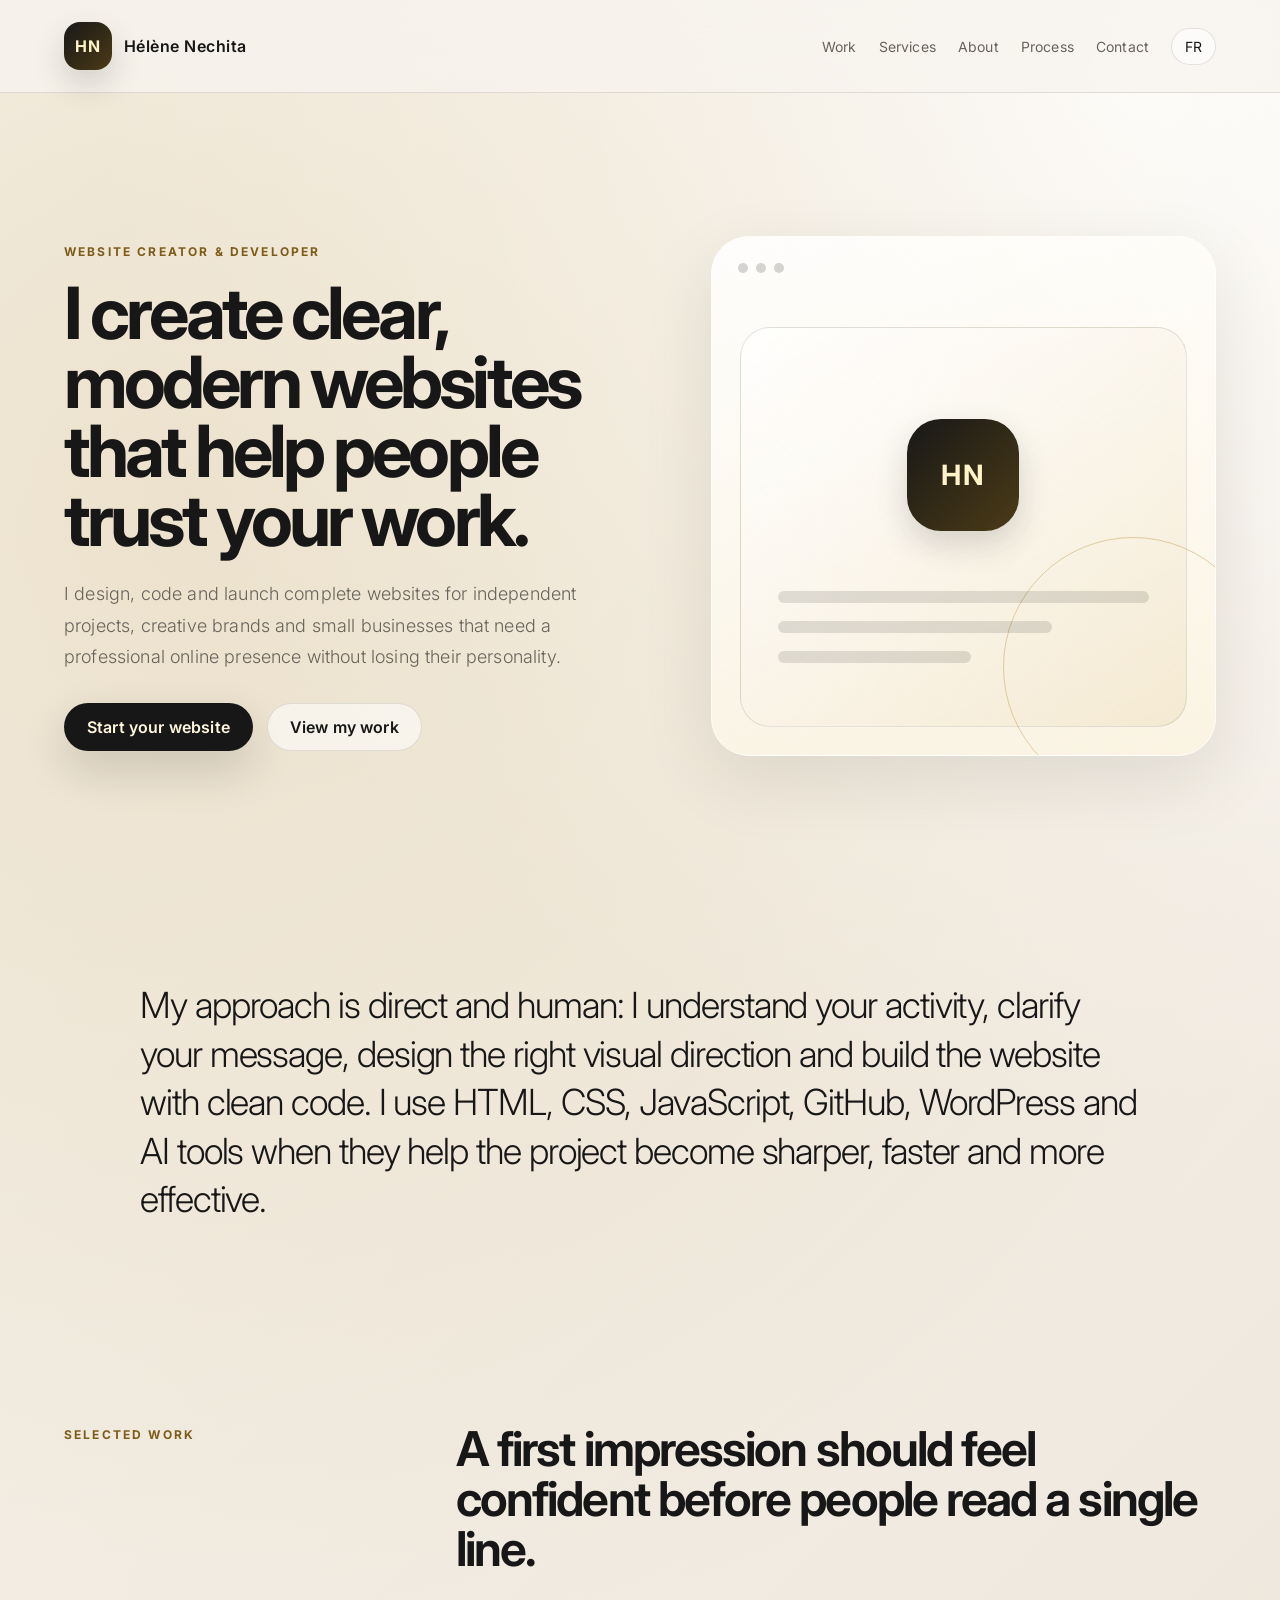
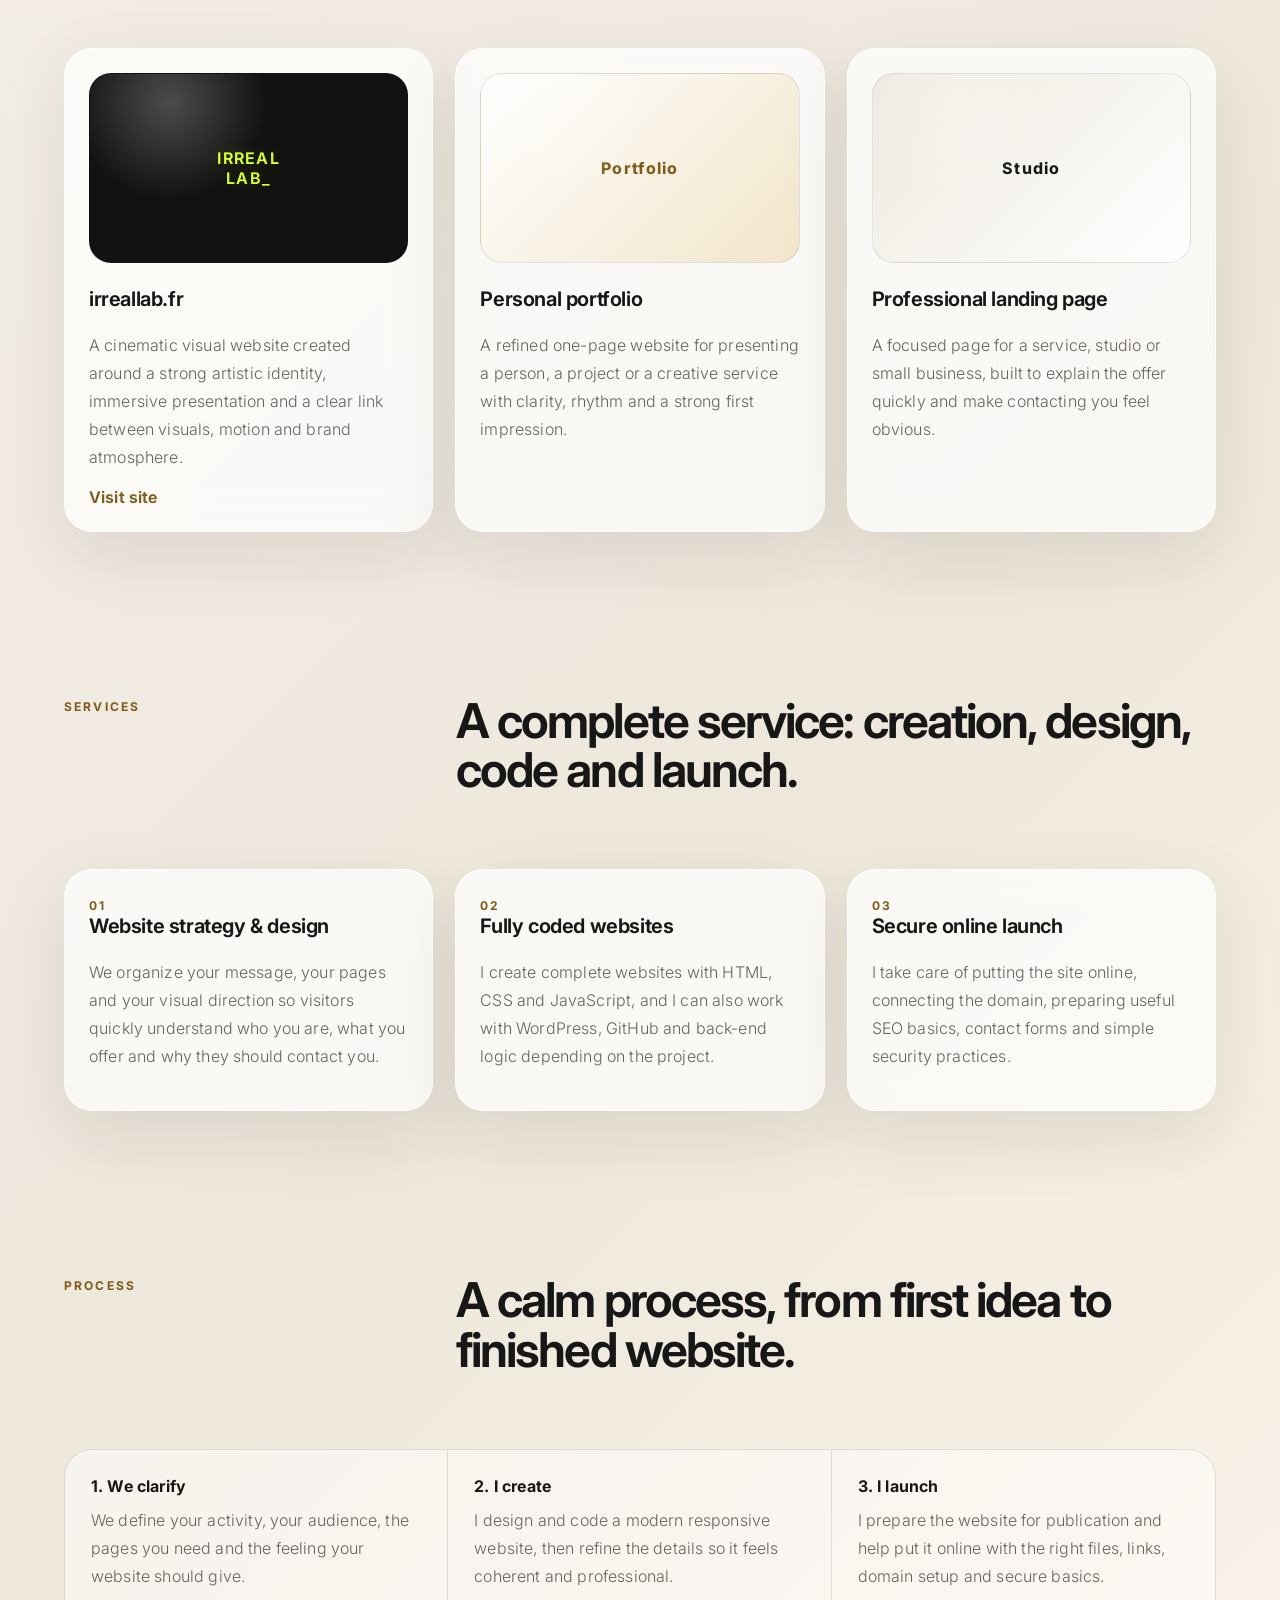
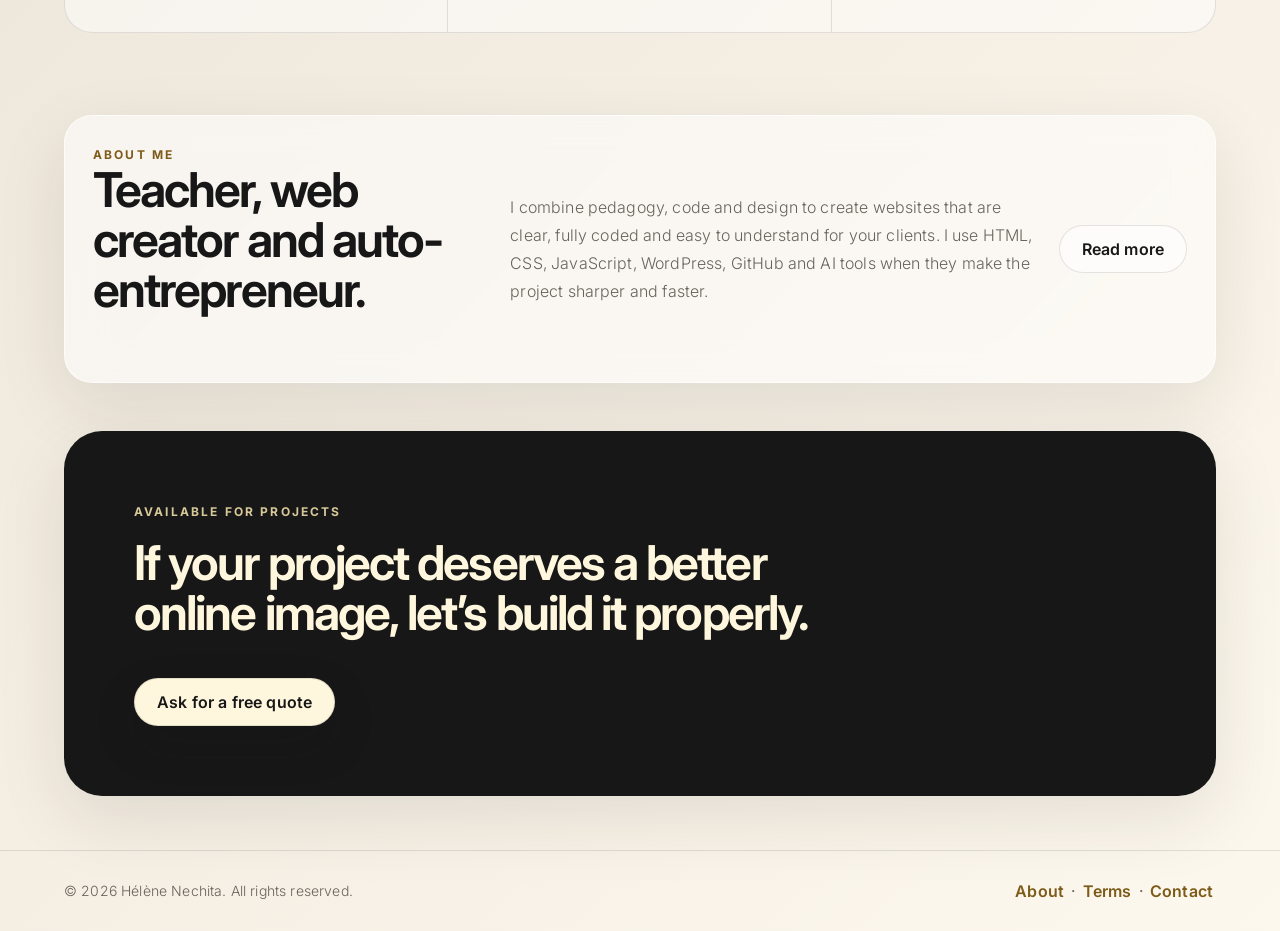
<file: index.html>
<!DOCTYPE html>
<html lang="en">
<head>
  <meta charset="UTF-8" />
  <meta name="viewport" content="width=device-width, initial-scale=1.0" />
  <title>HN — Website Creator & Developer</title>
  <meta name="description" content="Hélène Nechita creates modern responsive websites for creative brands, independent projects and small businesses." />
  <meta property="og:title" content="HN — Website Creator & Developer" />
  <meta property="og:description" content="Modern responsive websites by Hélène Nechita for creative brands, portfolios and small businesses." />
  <meta property="og:type" content="website" />
  <link rel="preconnect" href="https://fonts.googleapis.com">
  <link rel="preconnect" href="https://fonts.gstatic.com" crossorigin>
  <link href="https://fonts.googleapis.com/css2?family=Inter:wght@300;400;500;600;700;800&display=swap" rel="stylesheet">
  <link rel="icon" type="image/svg+xml" href="assets/favicon.svg" />
  <link rel="stylesheet" href="style.css" />
</head>
<body>
  <div class="cursor-dot" aria-hidden="true"></div>
  <div class="cursor-ring" aria-hidden="true"></div>

  <header class="site-header">
    <a class="brand magnetic" href="index.html" aria-label="HN home">
      <span class="brand-mark">HN</span>
      <span class="brand-text">Hélène Nechita</span>
    </a>
    <nav class="main-nav" aria-label="Main navigation">
      <a href="#work" data-i18n="navWork">Work</a>
      <a href="#services" data-i18n="navServices">Services</a>
      <a href="about.html" data-i18n="navAbout">About</a>
      <a href="#process" data-i18n="navProcess">Process</a>
      <a href="contact.html" data-i18n="navContact">Contact</a>
      <button class="lang-toggle magnetic" type="button" aria-label="Switch language">FR</button>
    </nav>
  </header>

  <main>
    <section class="hero section-grid">
      <div class="hero-content reveal">
        <p class="eyebrow" data-i18n="heroEyebrow">Website creator & front-end developer</p>
        <h1 data-i18n="heroTitle">I create clear, modern websites that help people trust your work.</h1>
        <p class="hero-copy" data-i18n="heroCopy">I build elegant, responsive websites for independent projects, creative brands and small businesses that need to look professional online without losing their personality.</p>
        <div class="hero-actions">
          <a class="btn primary magnetic" href="contact.html" data-i18n="heroCta">Start your website</a>
          <a class="btn ghost magnetic" href="#work" data-i18n="heroSecondary">View my work</a>
        </div>
      </div>
      <div class="hero-card reveal" aria-label="Portfolio preview">
        <div class="browser-top"><span></span><span></span><span></span></div>
        <div class="preview-logo">HN</div>
        <div class="preview-lines">
          <i></i><i></i><i></i>
        </div>
        <div class="preview-orbit"></div>
      </div>
    </section>

    <section class="section intro reveal">
      <p data-i18n="introText">My approach is simple: understand your activity, shape the right message, and turn it into a website that feels clean, serious and easy to use. I can keep the design minimal and professional, or bring in a more visual direction.</p>
    </section>

    <section class="section" id="work">
      <div class="section-heading reveal">
        <p class="eyebrow" data-i18n="workEyebrow">Selected work</p>
        <h2 data-i18n="workTitle">A first impression should feel confident before people read a single line.</h2>
      </div>
      <div class="work-grid">
        <article class="work-card reveal">
          <a class="work-visual irreallab magnetic" href="https://www.irreallab.fr" target="_blank" rel="noreferrer" aria-label="Visit irreallab.fr">IRREAL<br>LAB_</a>
          <h3>irreallab.fr</h3>
          <p data-i18n="workOne">A cinematic visual website created around a strong artistic identity, immersive presentation and a clear link between visuals, motion and brand atmosphere.</p>
          <a href="https://www.irreallab.fr" target="_blank" rel="noreferrer" data-i18n="visitSite">Visit site</a>
        </article>
        <article class="work-card reveal">
          <div class="work-visual light">Portfolio</div>
          <h3 data-i18n="workTwoTitle">Creator portfolio</h3>
          <p data-i18n="workTwo">A refined one-page website for a personal brand, built to present work, services and contact clearly.</p>
        </article>
        <article class="work-card reveal">
          <div class="work-visual shop">Studio</div>
          <h3 data-i18n="workThreeTitle">Business landing page</h3>
          <p data-i18n="workThree">A responsive landing page for a service, product or studio, focused on trust, conversion and clarity.</p>
        </article>
      </div>
    </section>

    <section class="section" id="services">
      <div class="section-heading reveal">
        <p class="eyebrow" data-i18n="servicesEyebrow">Services</p>
        <h2 data-i18n="servicesTitle">Everything you need to go from idea to a real online presence.</h2>
      </div>
      <div class="services-grid">
        <div class="service-card reveal"><span>01</span><h3 data-i18n="serviceOneTitle">Website design</h3><p data-i18n="serviceOne">Visual direction, structure, sections, typography and responsive layout.</p></div>
        <div class="service-card reveal"><span>02</span><h3 data-i18n="serviceTwoTitle">Development</h3><p data-i18n="serviceTwo">Clean HTML, CSS and JavaScript files prepared for GitHub Pages.</p></div>
        <div class="service-card reveal"><span>03</span><h3 data-i18n="serviceThreeTitle">Full launch</h3><p data-i18n="serviceThree">I take care of the full website process: creation, design, development, secure setup and online launch.</p></div>
      </div>
    </section>

    <section class="section process" id="process">
      <div class="section-heading reveal">
        <p class="eyebrow" data-i18n="processEyebrow">Process</p>
        <h2 data-i18n="processTitle">From idea to online presence.</h2>
      </div>
      <div class="timeline reveal">
        <div><strong data-i18n="stepOneTitle">1. Direction</strong><p data-i18n="stepOne">We define the style, message and pages needed.</p></div>
        <div><strong data-i18n="stepTwoTitle">2. Creation</strong><p data-i18n="stepTwo">I build a modern responsive version of the website.</p></div>
        <div><strong data-i18n="stepThreeTitle">3. I launch</strong><p data-i18n="stepThree">I prepare and launch the secure website online, with the right files, links and domain setup.</p></div>
      </div>
    </section>

    <section class="section about-teaser reveal">
      <div>
        <p class="eyebrow" data-i18n="aboutTeaserEyebrow">About me</p>
        <h2 data-i18n="aboutTeaserTitle">Teacher, web creator and auto-entrepreneur.</h2>
      </div>
      <p data-i18n="aboutTeaserCopy">I combine pedagogy, code and design to create websites that are clear, fully coded and easy to understand for your clients. I use HTML, CSS, JavaScript, WordPress, GitHub and AI tools when they make the project sharper and faster.</p>
      <a class="btn ghost magnetic" href="about.html" data-i18n="aboutTeaserButton">Read more</a>
    </section>

    <section class="cta reveal">
      <p class="eyebrow" data-i18n="ctaEyebrow">Available for projects</p>
      <h2 data-i18n="ctaTitle">If your project deserves a better online image, let’s build it properly.</h2>
      <a class="btn primary magnetic" href="contact.html" data-i18n="ctaButton">Contact me</a>
    </section>
  </main>

  <footer class="site-footer">
    <p>© <span id="year"></span> Hélène Nechita. All rights reserved.</p>
    <span><a href="about.html" data-i18n="footerAbout">About</a> · <a href="terms.html" data-i18n="footerTerms">Terms</a> · <a href="contact.html" data-i18n="footerContact">Contact</a></span>
  </footer>

  <script src="script.js"></script>
</body>
</html>
</file>
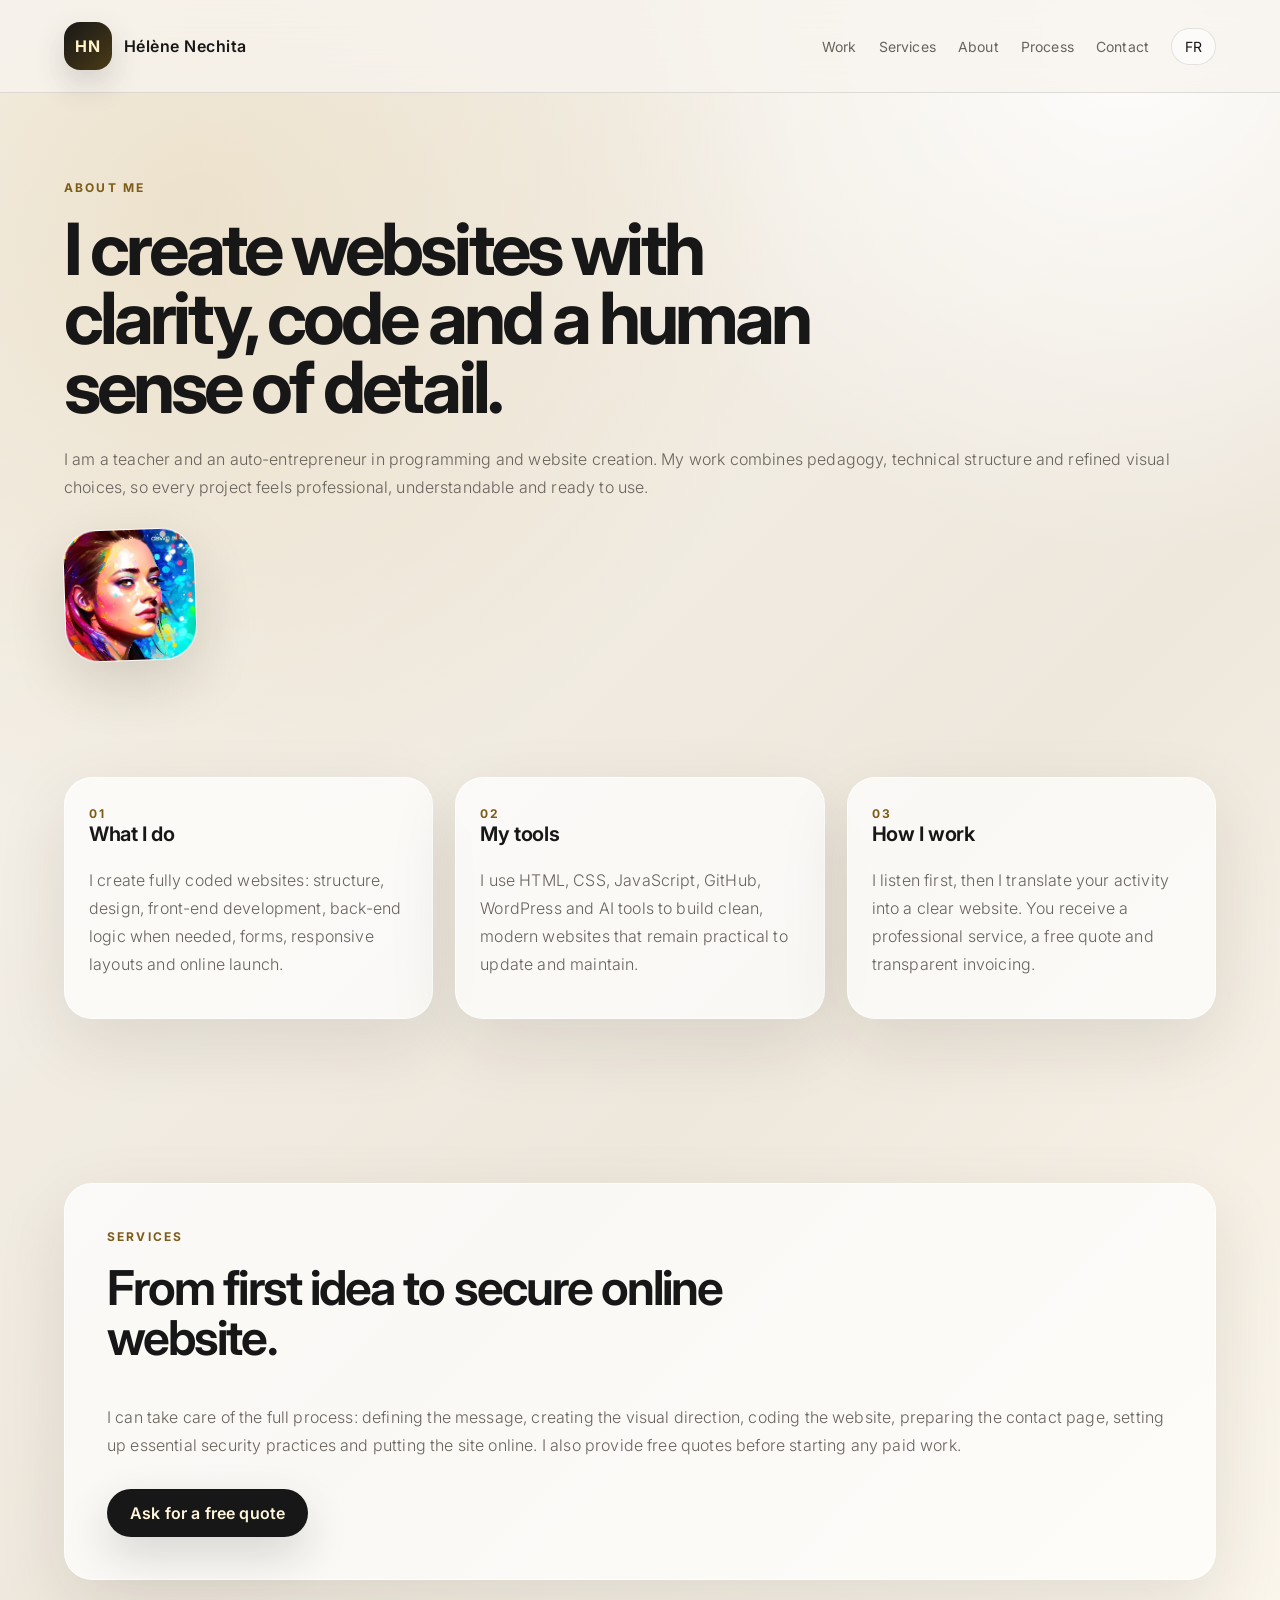
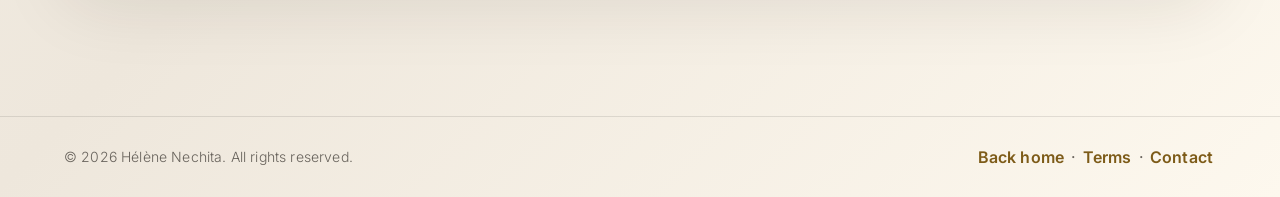
<file: about.html>
<!DOCTYPE html>
<html lang="en">
<head>
  <meta charset="UTF-8" />
  <meta name="viewport" content="width=device-width, initial-scale=1.0" />
  <link rel="preconnect" href="https://fonts.googleapis.com">
  <link rel="preconnect" href="https://fonts.gstatic.com" crossorigin>
  <link href="https://fonts.googleapis.com/css2?family=Inter:wght@300;400;500;600;700;800&display=swap" rel="stylesheet">
  <link rel="icon" type="image/svg+xml" href="assets/favicon.svg" />
  <link rel="stylesheet" href="style.css" />
  <title>About — Hélène Nechita</title>
  <meta name="description" content="About Hélène Nechita, teacher, auto-entrepreneur, website creator and developer." />
</head>
<body>
  <div class="cursor-dot" aria-hidden="true"></div>
  <div class="cursor-ring" aria-hidden="true"></div>
  <header class="site-header">
    <a class="brand magnetic" href="index.html" aria-label="HN home">
      <span class="brand-mark">HN</span>
      <span class="brand-text">Hélène Nechita</span>
    </a>
    <nav class="main-nav" aria-label="Main navigation">
      <a href="index.html#work" data-i18n="navWork">Work</a>
      <a href="index.html#services" data-i18n="navServices">Services</a>
      <a href="about.html" data-i18n="navAbout">About</a>
      <a href="index.html#process" data-i18n="navProcess">Process</a>
      <a href="contact.html" data-i18n="navContact">Contact</a>
      <button class="lang-toggle magnetic" type="button" aria-label="Switch language">FR</button>
    </nav>
  </header>
  <main>
    <section class="contact-hero reveal">
      <p class="eyebrow" data-i18n="aboutEyebrow">About me</p>
      <h1 data-i18n="aboutTitle">I create websites with clarity, code and a human sense of detail.</h1>
      <p data-i18n="aboutCopy">I am a teacher and an auto-entrepreneur in programming and website creation. My work combines pedagogy, technical structure and refined visual choices, so every project feels professional, understandable and ready to use.</p>
      <div class="about-photo-frame" aria-label="Portrait of Hélène Nechita">
        <img src="assets/profile-photo.jpg" alt="Portrait of Hélène Nechita" loading="lazy">
      </div>
    </section>
    <section class="section about-layout reveal">
      <article class="service-card">
        <span>01</span>
        <h3 data-i18n="aboutCardOneTitle">What I do</h3>
        <p data-i18n="aboutCardOne">I create fully coded websites: structure, design, front-end development, back-end logic when needed, forms, responsive layouts and online launch.</p>
      </article>
      <article class="service-card">
        <span>02</span>
        <h3 data-i18n="aboutCardTwoTitle">My tools</h3>
        <p data-i18n="aboutCardTwo">I use HTML, CSS, JavaScript, GitHub, WordPress and AI tools to build clean, modern websites that remain practical to update and maintain.</p>
      </article>
      <article class="service-card">
        <span>03</span>
        <h3 data-i18n="aboutCardThreeTitle">How I work</h3>
        <p data-i18n="aboutCardThree">I listen first, then I translate your activity into a clear website. You receive a professional service, a free quote and transparent invoicing.</p>
      </article>
    </section>
    <section class="section reveal">
      <div class="text-panel">
        <p class="eyebrow" data-i18n="aboutServicesEyebrow">Services</p>
        <h2 data-i18n="aboutServicesTitle">From first idea to secure online website.</h2>
        <p data-i18n="aboutServicesCopy">I can take care of the full process: defining the message, creating the visual direction, coding the website, preparing the contact page, setting up essential security practices and putting the site online. I also provide free quotes before starting any paid work.</p>
        <a class="btn primary magnetic" href="contact.html" data-i18n="aboutServicesButton">Ask for a free quote</a>
      </div>
    </section>
  </main>
  <footer class="site-footer">
    <p>© <span id="year"></span> Hélène Nechita. All rights reserved.</p>
    <span><a href="index.html" data-i18n="footerHome">Back home</a> · <a href="terms.html" data-i18n="footerTerms">Terms</a> · <a href="contact.html" data-i18n="footerContact">Contact</a></span>
  </footer>
  <script src="script.js"></script>
</body>
</html>
</file>
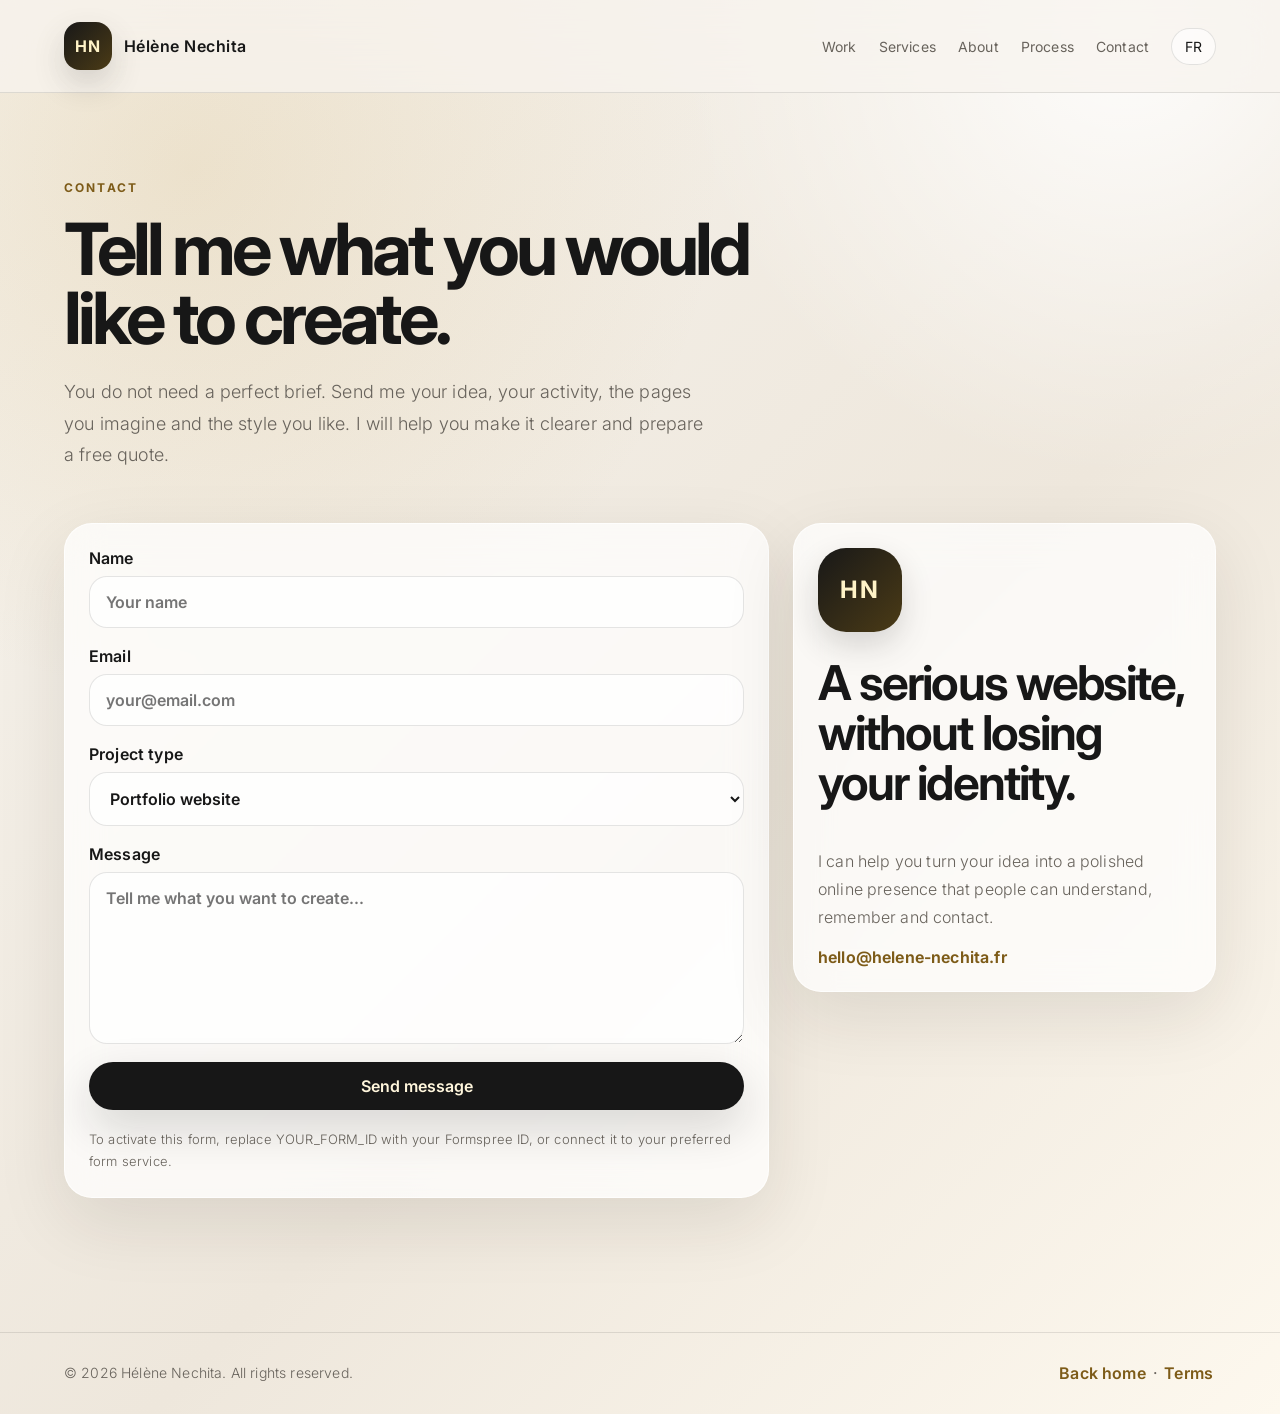
<file: contact.html>
<!DOCTYPE html>
<html lang="en">
<head>
  <meta charset="UTF-8" />
  <meta name="viewport" content="width=device-width, initial-scale=1.0" />
  <title>Contact — Hélène Nechita</title>
  <meta name="description" content="Contact Hélène Nechita to create a modern responsive website for your project or business." />
  <link rel="preconnect" href="https://fonts.googleapis.com">
  <link rel="preconnect" href="https://fonts.gstatic.com" crossorigin>
  <link href="https://fonts.googleapis.com/css2?family=Inter:wght@300;400;500;600;700;800&display=swap" rel="stylesheet">
  <link rel="icon" type="image/svg+xml" href="assets/favicon.svg" />
  <link rel="stylesheet" href="style.css" />
</head>
<body>
  <div class="cursor-dot" aria-hidden="true"></div>
  <div class="cursor-ring" aria-hidden="true"></div>

  <header class="site-header">
    <a class="brand magnetic" href="index.html" aria-label="HN home">
      <span class="brand-mark">HN</span>
      <span class="brand-text">Hélène Nechita</span>
    </a>
    <nav class="main-nav" aria-label="Main navigation">
      <a href="index.html#work" data-i18n="navWork">Work</a>
      <a href="index.html#services" data-i18n="navServices">Services</a>
      <a href="about.html" data-i18n="navAbout">About</a>
      <a href="index.html#process" data-i18n="navProcess">Process</a>
      <a href="contact.html" data-i18n="navContact">Contact</a>
      <button class="lang-toggle magnetic" type="button" aria-label="Switch language">FR</button>
    </nav>
  </header>

  <main>
    <section class="contact-hero reveal">
      <p class="eyebrow" data-i18n="contactEyebrow">Contact</p>
      <h1 data-i18n="contactTitle">Tell me what you would like to create.</h1>
      <p data-i18n="contactCopy">You do not need a perfect brief. Send me your idea, your activity, the pages you imagine and the style you like. I will help you make it clearer.</p>
    </section>

    <section class="contact-layout">
      <form class="contact-form reveal" action="https://formspree.io/f/YOUR_FORM_ID" method="POST">
        <label>
          <span data-i18n="labelName">Name</span>
          <input type="text" name="name" placeholder="Your name" data-placeholder-en="Your name" data-placeholder-fr="Votre nom" required>
        </label>
        <label>
          <span>Email</span>
          <input type="email" name="email" placeholder="your@email.com" required>
        </label>
        <label>
          <span data-i18n="labelProject">Project type</span>
          <select name="project">
            <option data-i18n="optionPortfolio">Portfolio website</option>
            <option data-i18n="optionBusiness">Business website</option>
            <option data-i18n="optionLanding">Landing page</option>
            <option data-i18n="optionOther">Other</option>
          </select>
        </label>
        <label>
          <span data-i18n="labelMessage">Message</span>
          <textarea name="message" rows="7" placeholder="Tell me what you want to create..." data-placeholder-en="Tell me what you want to create..." data-placeholder-fr="Expliquez-moi ce que vous souhaitez créer..." required></textarea>
        </label>
        <button class="btn primary magnetic" type="submit" data-i18n="sendButton">Send message</button>
        <p class="form-note" data-i18n="formNote">Replace YOUR_FORM_ID with your Formspree ID, or change the form action to your own service.</p>
      </form>

      <aside class="contact-panel reveal">
        <div class="panel-logo">HN</div>
        <h2 data-i18n="panelTitle">A serious website, without losing your identity.</h2>
        <p data-i18n="panelCopy">I can help you turn your idea into a polished online presence that people can understand, remember and contact.</p>
        <a href="mailto:hello@helene-nechita.fr">hello@helene-nechita.fr</a>
      </aside>
    </section>
  </main>

  <footer class="site-footer">
    <p>© <span id="year"></span> Hélène Nechita. All rights reserved.</p>
    <span><a href="index.html" data-i18n="footerHome">Back home</a> · <a href="terms.html" data-i18n="footerTerms">Terms</a></span>
  </footer>

  <script src="script.js"></script>
</body>
</html>
</file>
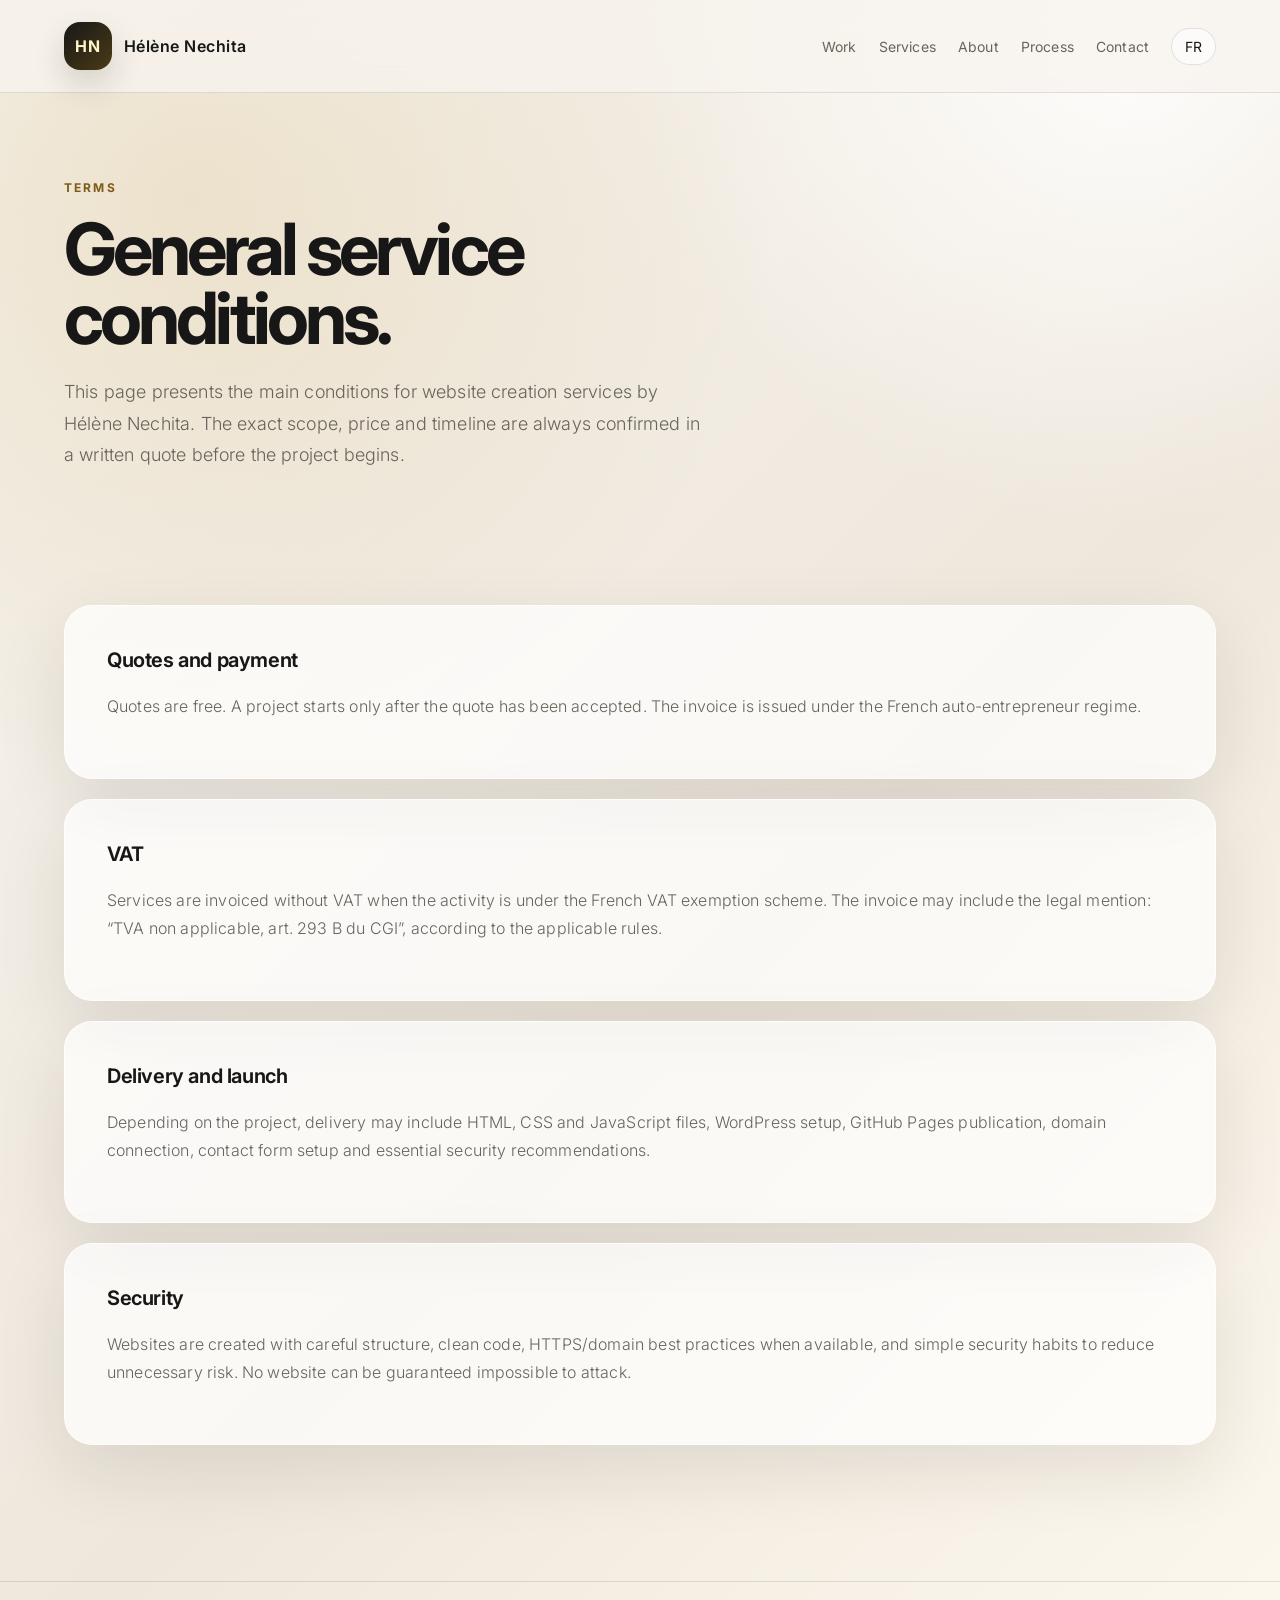
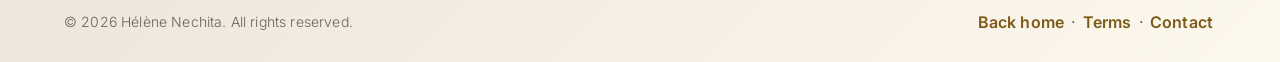
<file: terms.html>
<!DOCTYPE html>
<html lang="en">
<head>
  <meta charset="UTF-8" />
  <meta name="viewport" content="width=device-width, initial-scale=1.0" />
  <link rel="preconnect" href="https://fonts.googleapis.com">
  <link rel="preconnect" href="https://fonts.gstatic.com" crossorigin>
  <link href="https://fonts.googleapis.com/css2?family=Inter:wght@300;400;500;600;700;800&display=swap" rel="stylesheet">
  <link rel="icon" type="image/svg+xml" href="assets/favicon.svg" />
  <link rel="stylesheet" href="style.css" />
  <title>Terms — Hélène Nechita</title>
  <meta name="description" content="Terms and general information for Hélène Nechita website creation services." />
</head>
<body>
  <div class="cursor-dot" aria-hidden="true"></div>
  <div class="cursor-ring" aria-hidden="true"></div>
  <header class="site-header">
    <a class="brand magnetic" href="index.html" aria-label="HN home">
      <span class="brand-mark">HN</span>
      <span class="brand-text">Hélène Nechita</span>
    </a>
    <nav class="main-nav" aria-label="Main navigation">
      <a href="index.html#work" data-i18n="navWork">Work</a>
      <a href="index.html#services" data-i18n="navServices">Services</a>
      <a href="about.html" data-i18n="navAbout">About</a>
      <a href="index.html#process" data-i18n="navProcess">Process</a>
      <a href="contact.html" data-i18n="navContact">Contact</a>
      <button class="lang-toggle magnetic" type="button" aria-label="Switch language">FR</button>
    </nav>
  </header>
  <main>
    <section class="contact-hero reveal">
      <p class="eyebrow" data-i18n="termsEyebrow">Terms</p>
      <h1 data-i18n="termsTitle">General service conditions.</h1>
      <p data-i18n="termsCopy">This page presents the main conditions for website creation services by Hélène Nechita. The exact scope, price and timeline are always confirmed in a written quote before the project begins.</p>
    </section>
    <section class="section terms-list reveal">
      <article class="text-panel"><h3 data-i18n="termsQuoteTitle">Quotes and payment</h3><p data-i18n="termsQuoteCopy">Quotes are free. A project starts only after the quote has been accepted. The invoice is issued under the French auto-entrepreneur regime.</p></article>
      <article class="text-panel"><h3 data-i18n="termsVatTitle">VAT</h3><p data-i18n="termsVatCopy">Services are invoiced without VAT when the activity is under the French VAT exemption scheme. The invoice may include the legal mention: “TVA non applicable, art. 293 B du CGI”, according to the applicable rules.</p></article>
      <article class="text-panel"><h3 data-i18n="termsDeliveryTitle">Delivery and launch</h3><p data-i18n="termsDeliveryCopy">Depending on the project, delivery may include HTML, CSS and JavaScript files, WordPress setup, GitHub Pages publication, domain connection, contact form setup and essential security recommendations.</p></article>
      <article class="text-panel"><h3 data-i18n="termsSecurityTitle">Security</h3><p data-i18n="termsSecurityCopy">Websites are created with careful structure, clean code, HTTPS/domain best practices when available, and simple security habits to reduce unnecessary risk. No website can be guaranteed impossible to attack.</p></article>
    </section>
  </main>
  <footer class="site-footer">
    <p>© <span id="year"></span> Hélène Nechita. All rights reserved.</p>
    <span><a href="index.html" data-i18n="footerHome">Back home</a> · <a href="terms.html" data-i18n="footerTerms">Terms</a> · <a href="contact.html" data-i18n="footerContact">Contact</a></span>
  </footer>
  <script src="script.js"></script>
</body>
</html>
</file>
<file: style.css>
:root {
  --bg: #f7f4ee;
  --bg-soft: #fffaf2;
  --text: #171717;
  --muted: #68635c;
  --line: rgba(23, 23, 23, 0.11);
  --card: rgba(255, 255, 255, 0.72);
  --accent: #c49a44;
  --accent-dark: #7d5b18;
  --shadow: 0 24px 70px rgba(35, 28, 15, 0.10);
  --radius: 28px;
}

* { box-sizing: border-box; }
html { scroll-behavior: smooth; }
body {
  margin: 0;
  font-family: 'Inter', system-ui, -apple-system, BlinkMacSystemFont, 'Segoe UI', sans-serif;
  color: var(--text);
  background:
    radial-gradient(circle at 15% 12%, rgba(196, 154, 68, .18), transparent 32%),
    radial-gradient(circle at 88% 2%, rgba(255, 255, 255, .9), transparent 25%),
    linear-gradient(135deg, var(--bg), #eee7dc 58%, #fdf8ee);
  letter-spacing: .01em;
  cursor: none;
}

a, button, input, textarea, select { font: inherit; }
a { color: inherit; text-decoration: none; }
img { max-width: 100%; display: block; }

.cursor-dot,
.cursor-ring {
  position: fixed;
  top: 0;
  left: 0;
  pointer-events: none;
  z-index: 9999;
  transform: translate(-50%, -50%);
  opacity: 0;
}
.cursor-dot {
  width: 7px;
  height: 7px;
  border-radius: 50%;
  background: var(--accent-dark);
}
.cursor-ring {
  width: 34px;
  height: 34px;
  border: 1px solid rgba(125, 91, 24, .45);
  border-radius: 50%;
  transition: width .2s ease, height .2s ease, border-color .2s ease, background .2s ease;
  backdrop-filter: blur(2px);
}
.cursor-ring.active {
  width: 52px;
  height: 52px;
  background: rgba(196, 154, 68, .10);
  border-color: rgba(125, 91, 24, .78);
}

.site-header {
  position: sticky;
  top: 0;
  z-index: 20;
  display: flex;
  align-items: center;
  justify-content: space-between;
  gap: 24px;
  padding: 22px clamp(20px, 5vw, 68px);
  backdrop-filter: blur(20px);
  background: rgba(247, 244, 238, .76);
  border-bottom: 1px solid var(--line);
}
.brand { display: flex; align-items: center; gap: 12px; }
.brand-mark,
.panel-logo,
.preview-logo {
  display: grid;
  place-items: center;
  width: 48px;
  height: 48px;
  border-radius: 16px;
  background: linear-gradient(135deg, #181818, #4b3b16);
  color: #fff3c7;
  font-weight: 700;
  letter-spacing: .08em;
  box-shadow: 0 14px 32px rgba(24, 24, 24, .16);
}
.brand-text { font-weight: 600; letter-spacing: .03em; }
.main-nav { display: flex; align-items: center; gap: 22px; font-size: 14px; color: var(--muted); }
.main-nav a:hover { color: var(--text); }
.lang-toggle {
  border: 1px solid var(--line);
  background: rgba(255,255,255,.55);
  border-radius: 999px;
  padding: 9px 13px;
  color: var(--text);
  cursor: none;
}

main { padding: 0 clamp(20px, 5vw, 68px) 54px; }
.section-grid,
.section,
.cta,
.contact-hero,
.contact-layout { max-width: 1180px; margin: 0 auto; }
.hero {
  min-height: calc(100vh - 94px);
  display: grid;
  grid-template-columns: 1.05fr .95fr;
  align-items: center;
  gap: clamp(34px, 7vw, 88px);
  padding: 62px 0;
}
.eyebrow {
  margin: 0 0 16px;
  color: var(--accent-dark);
  text-transform: uppercase;
  font-size: 12px;
  font-weight: 700;
  letter-spacing: .18em;
}
h1, h2, h3, p { margin-top: 0; }
h1 {
  font-size: clamp(39px, 6vw, 72px);
  line-height: .96;
  letter-spacing: -.055em;
  font-weight: 700;
  max-width: 820px;
  margin-bottom: 24px;
}
h2 {
  font-size: clamp(30px, 4vw, 48px);
  line-height: 1.04;
  letter-spacing: -.04em;
  font-weight: 650;
  max-width: 760px;
}
h3 { font-size: 20px; font-weight: 650; letter-spacing: -.02em; }
p { color: var(--muted); line-height: 1.75; font-weight: 300; }
.hero-copy { max-width: 610px; font-size: 18px; }
.hero-actions { display: flex; flex-wrap: wrap; gap: 14px; margin-top: 30px; }
.btn {
  display: inline-flex;
  align-items: center;
  justify-content: center;
  min-height: 48px;
  padding: 0 22px;
  border-radius: 999px;
  border: 1px solid var(--line);
  font-weight: 600;
  cursor: none;
  transition: transform .25s ease, box-shadow .25s ease, background .25s ease;
}
.btn:hover { transform: translateY(-2px); }
.btn.primary { background: #171717; color: #fff6dc; box-shadow: 0 18px 45px rgba(23,23,23,.16); }
.btn.ghost { background: rgba(255,255,255,.55); }

.hero-card {
  position: relative;
  overflow: hidden;
  min-height: 520px;
  border-radius: 38px;
  background: linear-gradient(160deg, rgba(255,255,255,.88), rgba(255,246,224,.62));
  border: 1px solid rgba(255,255,255,.7);
  box-shadow: var(--shadow);
  padding: 26px;
}
.hero-card::before {
  content: "";
  position: absolute;
  inset: 90px 28px 28px;
  border-radius: 30px;
  border: 1px solid var(--line);
  background: linear-gradient(135deg, rgba(255,255,255,.72), rgba(196,154,68,.12));
}
.browser-top { position: relative; display: flex; gap: 8px; z-index: 1; }
.browser-top span { width: 10px; height: 10px; border-radius: 50%; background: rgba(23,23,23,.18); }
.preview-logo { position: absolute; z-index: 1; top: 146px; left: 50%; transform: translateX(-50%); width: 112px; height: 112px; border-radius: 34px; font-size: 28px; }
.preview-lines { position: absolute; z-index: 1; left: 66px; right: 66px; bottom: 92px; display: grid; gap: 18px; }
.preview-lines i { height: 12px; border-radius: 999px; background: rgba(23,23,23,.12); }
.preview-lines i:nth-child(2) { width: 74%; }
.preview-lines i:nth-child(3) { width: 52%; }
.preview-orbit { position:absolute; width: 260px; height:260px; border-radius:50%; border:1px solid rgba(196,154,68,.45); right:-48px; bottom:-42px; animation: float 6s ease-in-out infinite; }

.section { padding: 82px 0; }
.intro { font-size: clamp(22px, 3vw, 36px); max-width: 1000px; }
.intro p { color: var(--text); line-height: 1.35; font-weight: 300; letter-spacing: -.03em; }
.section-heading { display: flex; justify-content: space-between; gap: 28px; margin-bottom: 34px; }
.work-grid, .services-grid { display: grid; grid-template-columns: repeat(3, 1fr); gap: 22px; }
.work-card, .service-card, .contact-form, .contact-panel {
  border: 1px solid rgba(255,255,255,.70);
  background: var(--card);
  border-radius: var(--radius);
  box-shadow: var(--shadow);
  padding: 24px;
  backdrop-filter: blur(18px);
}
.work-card { min-height: 440px; display: flex; flex-direction: column; }
.work-visual {
  min-height: 190px;
  border-radius: 22px;
  margin-bottom: 24px;
  display: grid;
  place-items: center;
  background: #fff;
  border: 1px solid var(--line);
  font-weight: 750;
  letter-spacing: .08em;
}
.work-visual.irreallab { background: #121212; color: #d6ff31; text-align: center; }
.work-visual.light { background: linear-gradient(135deg, #fff, #f2e6cb); color: #7d5b18; }
.work-visual.shop { background: linear-gradient(135deg, #eee9df, #ffffff); color: #171717; }
.work-card a { margin-top: auto; color: var(--accent-dark); font-weight: 650; }
.service-card span { color: var(--accent-dark); font-weight: 700; letter-spacing: .16em; font-size: 12px; }
.timeline { display: grid; grid-template-columns: repeat(3, 1fr); border: 1px solid var(--line); border-radius: var(--radius); overflow: hidden; background: rgba(255,255,255,.5); }
.timeline div { padding: 26px; border-right: 1px solid var(--line); }
.timeline div:last-child { border-right: 0; }
.timeline strong { display: block; margin-bottom: 10px; }
.cta { margin-top: 48px; padding: clamp(34px, 6vw, 70px); border-radius: 38px; background: #171717; color: #fff7dd; box-shadow: var(--shadow); }
.cta p { color: #d8c999; }
.cta h2 { color: #fff7dd; }
.cta .btn.primary { background: #fff7dd; color: #171717; }

.contact-hero { padding: 84px 0 34px; }
.contact-hero h1 { max-width: 760px; }
.contact-hero p:last-child { max-width: 640px; font-size: 18px; }
.contact-layout { display: grid; grid-template-columns: 1.25fr .75fr; gap: 24px; align-items: start; padding-bottom: 80px; }
.contact-form { display: grid; gap: 18px; }
label { display: grid; gap: 8px; color: var(--text); font-weight: 600; }
input, textarea, select {
  width: 100%;
  border: 1px solid var(--line);
  background: rgba(255,255,255,.70);
  border-radius: 18px;
  padding: 15px 16px;
  color: var(--text);
  outline: none;
  cursor: none;
}
textarea { resize: vertical; }
input:focus, textarea:focus, select:focus { border-color: rgba(125, 91, 24, .55); box-shadow: 0 0 0 4px rgba(196,154,68,.10); }
.form-note { font-size: 13px; margin: 0; }
.contact-panel { position: sticky; top: 114px; }
.panel-logo { width: 84px; height: 84px; border-radius: 28px; margin-bottom: 26px; font-size: 24px; }
.contact-panel a { color: var(--accent-dark); font-weight: 650; }
.site-footer {
  display: flex;
  justify-content: space-between;
  align-items: center;
  gap: 20px;
  padding: 28px clamp(20px, 5vw, 68px);
  border-top: 1px solid var(--line);
}
.site-footer p { margin: 0; font-size: 14px; }
.site-footer a { font-weight: 600; color: var(--accent-dark); }
.reveal { opacity: 0; transform: translateY(18px); transition: opacity .8s ease, transform .8s ease; }
.reveal.visible { opacity: 1; transform: translateY(0); }
@keyframes float { 0%,100%{ transform: translateY(0); } 50%{ transform: translateY(-18px); } }

@media (max-width: 900px) {
  body { cursor: auto; }
  .cursor-dot, .cursor-ring { display: none; }
  .site-header { align-items: flex-start; flex-direction: column; }
  .main-nav { width: 100%; overflow-x: auto; padding-bottom: 4px; gap: 16px; }
  .hero { grid-template-columns: 1fr; min-height: auto; }
  .hero-card { min-height: 380px; }
  .work-grid, .services-grid, .timeline, .contact-layout { grid-template-columns: 1fr; }
  .timeline div { border-right: 0; border-bottom: 1px solid var(--line); }
  .timeline div:last-child { border-bottom: 0; }
  .contact-panel { position: static; }
}
@media (max-width: 560px) {
  main { padding-left: 16px; padding-right: 16px; }
  .site-header { padding: 18px 16px; }
  .brand-text { display: none; }
  h1 { font-size: 40px; letter-spacing: -.05em; }
  h2 { font-size: 30px; }
  .hero { padding-top: 44px; }
  .section { padding: 58px 0; }
  .hero-actions { align-items: stretch; flex-direction: column; }
  .btn { width: 100%; }
  .site-footer { flex-direction: column; align-items: flex-start; padding-left: 16px; padding-right: 16px; }
}


/* Modern refined effects added without changing the structure */
.brand-mark, .panel-logo, .preview-logo {
  position: relative;
  overflow: hidden;
}
.brand-mark::after, .panel-logo::after, .preview-logo::after {
  content: "";
  position: absolute;
  inset: -60%;
  background: linear-gradient(115deg, transparent 35%, rgba(255,255,255,.32), transparent 65%);
  transform: translateX(-80%) rotate(18deg);
  animation: logoSheen 5.5s ease-in-out infinite;
}
.hero-card, .work-card, .service-card, .contact-form, .contact-panel, .timeline, .cta {
  transition: transform .35s ease, box-shadow .35s ease, border-color .35s ease, background .35s ease;
}
.hero-card:hover, .work-card:hover, .service-card:hover, .contact-form:hover, .contact-panel:hover {
  transform: translateY(-6px);
  box-shadow: 0 30px 90px rgba(35, 28, 15, 0.14);
  border-color: rgba(196, 154, 68, .28);
}
.work-visual {
  position: relative;
  overflow: hidden;
  transition: transform .35s ease, filter .35s ease, border-color .35s ease;
}
.work-visual::after {
  content: "";
  position: absolute;
  inset: 0;
  background: radial-gradient(circle at 25% 15%, rgba(255,255,255,.35), transparent 34%);
  opacity: .7;
  pointer-events: none;
}
.work-card:hover .work-visual { transform: scale(.985); filter: saturate(1.08); }
.work-visual.irreallab {
  color: #d6ff31;
  text-shadow: 0 0 18px rgba(214, 255, 49, .22);
}
.work-visual.irreallab:hover {
  border-color: rgba(214, 255, 49, .42);
}
.btn { position: relative; overflow: hidden; }
.btn::after {
  content: "";
  position: absolute;
  inset: 0;
  background: linear-gradient(115deg, transparent 30%, rgba(255,255,255,.22), transparent 70%);
  transform: translateX(-120%);
  transition: transform .55s ease;
}
.btn:hover::after { transform: translateX(120%); }
.reveal { filter: blur(8px); }
.reveal.visible { filter: blur(0); }
.preview-lines i {
  transform-origin: left center;
  animation: softPulse 4.8s ease-in-out infinite;
}
.preview-lines i:nth-child(2) { animation-delay: .25s; }
.preview-lines i:nth-child(3) { animation-delay: .5s; }
.preview-orbit { animation: float 6s ease-in-out infinite, rotateOrb 18s linear infinite; }
@keyframes logoSheen {
  0%, 55% { transform: translateX(-85%) rotate(18deg); }
  75%, 100% { transform: translateX(85%) rotate(18deg); }
}
@keyframes softPulse {
  0%,100% { transform: scaleX(1); opacity: .75; }
  50% { transform: scaleX(.82); opacity: 1; }
}
@keyframes rotateOrb {
  from { rotate: 0deg; }
  to { rotate: 360deg; }
}
@media (prefers-reduced-motion: reduce) {
  *, *::before, *::after {
    animation-duration: .01ms !important;
    animation-iteration-count: 1 !important;
    scroll-behavior: auto !important;
    transition-duration: .01ms !important;
  }
}


/* Title hover animation and new page sections */
h1, h2, h3, .brand-text {
  transition: letter-spacing .32s ease, transform .32s ease, color .32s ease, text-shadow .32s ease;
}
h1:hover, h2:hover, h3:hover {
  letter-spacing: -.018em;
  transform: translateX(4px);
  color: #111;
  text-shadow: 0 12px 34px rgba(196, 154, 68, .18);
}
.eyebrow:hover {
  letter-spacing: .24em;
  transition: letter-spacing .32s ease;
}
.about-teaser {
  display: grid;
  grid-template-columns: .9fr 1.2fr auto;
  gap: 24px;
  align-items: center;
  border: 1px solid rgba(255,255,255,.70);
  background: rgba(255,255,255,.52);
  border-radius: var(--radius);
  box-shadow: var(--shadow);
  padding: 28px;
  backdrop-filter: blur(18px);
}
.about-teaser p { margin-bottom: 0; }
.about-layout {
  display: grid;
  grid-template-columns: repeat(3, 1fr);
  gap: 22px;
}
.text-panel {
  border: 1px solid rgba(255,255,255,.70);
  background: var(--card);
  border-radius: var(--radius);
  box-shadow: var(--shadow);
  padding: clamp(24px, 4vw, 42px);
  backdrop-filter: blur(18px);
}
.text-panel .btn { margin-top: 14px; }
.terms-list {
  display: grid;
  gap: 20px;
}
.site-footer span { color: var(--muted); }
.site-footer span a { margin: 0 3px; }
@media (max-width: 900px) {
  .about-teaser, .about-layout { grid-template-columns: 1fr; }
}
@media (max-width: 560px) {
  h1:hover, h2:hover, h3:hover { transform: none; }
}


/* Small About Me photo */
.about-photo-frame {
  width: 132px;
  height: 132px;
  margin-top: 28px;
  border-radius: 34px;
  overflow: hidden;
  border: 1px solid rgba(255,255,255,.75);
  box-shadow: 0 22px 58px rgba(35, 28, 15, 0.14);
  background: rgba(255,255,255,.52);
  transform: rotate(-2deg);
  transition: transform .35s ease, box-shadow .35s ease, border-color .35s ease;
}
.about-photo-frame img {
  width: 100%;
  height: 100%;
  object-fit: cover;
}
.about-photo-frame:hover {
  transform: rotate(0deg) translateY(-4px) scale(1.02);
  border-color: rgba(196, 154, 68, .36);
  box-shadow: 0 28px 72px rgba(35, 28, 15, 0.18);
}
@media (max-width: 560px) {
  .about-photo-frame {
    width: 108px;
    height: 108px;
    border-radius: 28px;
  }
}
</file>
